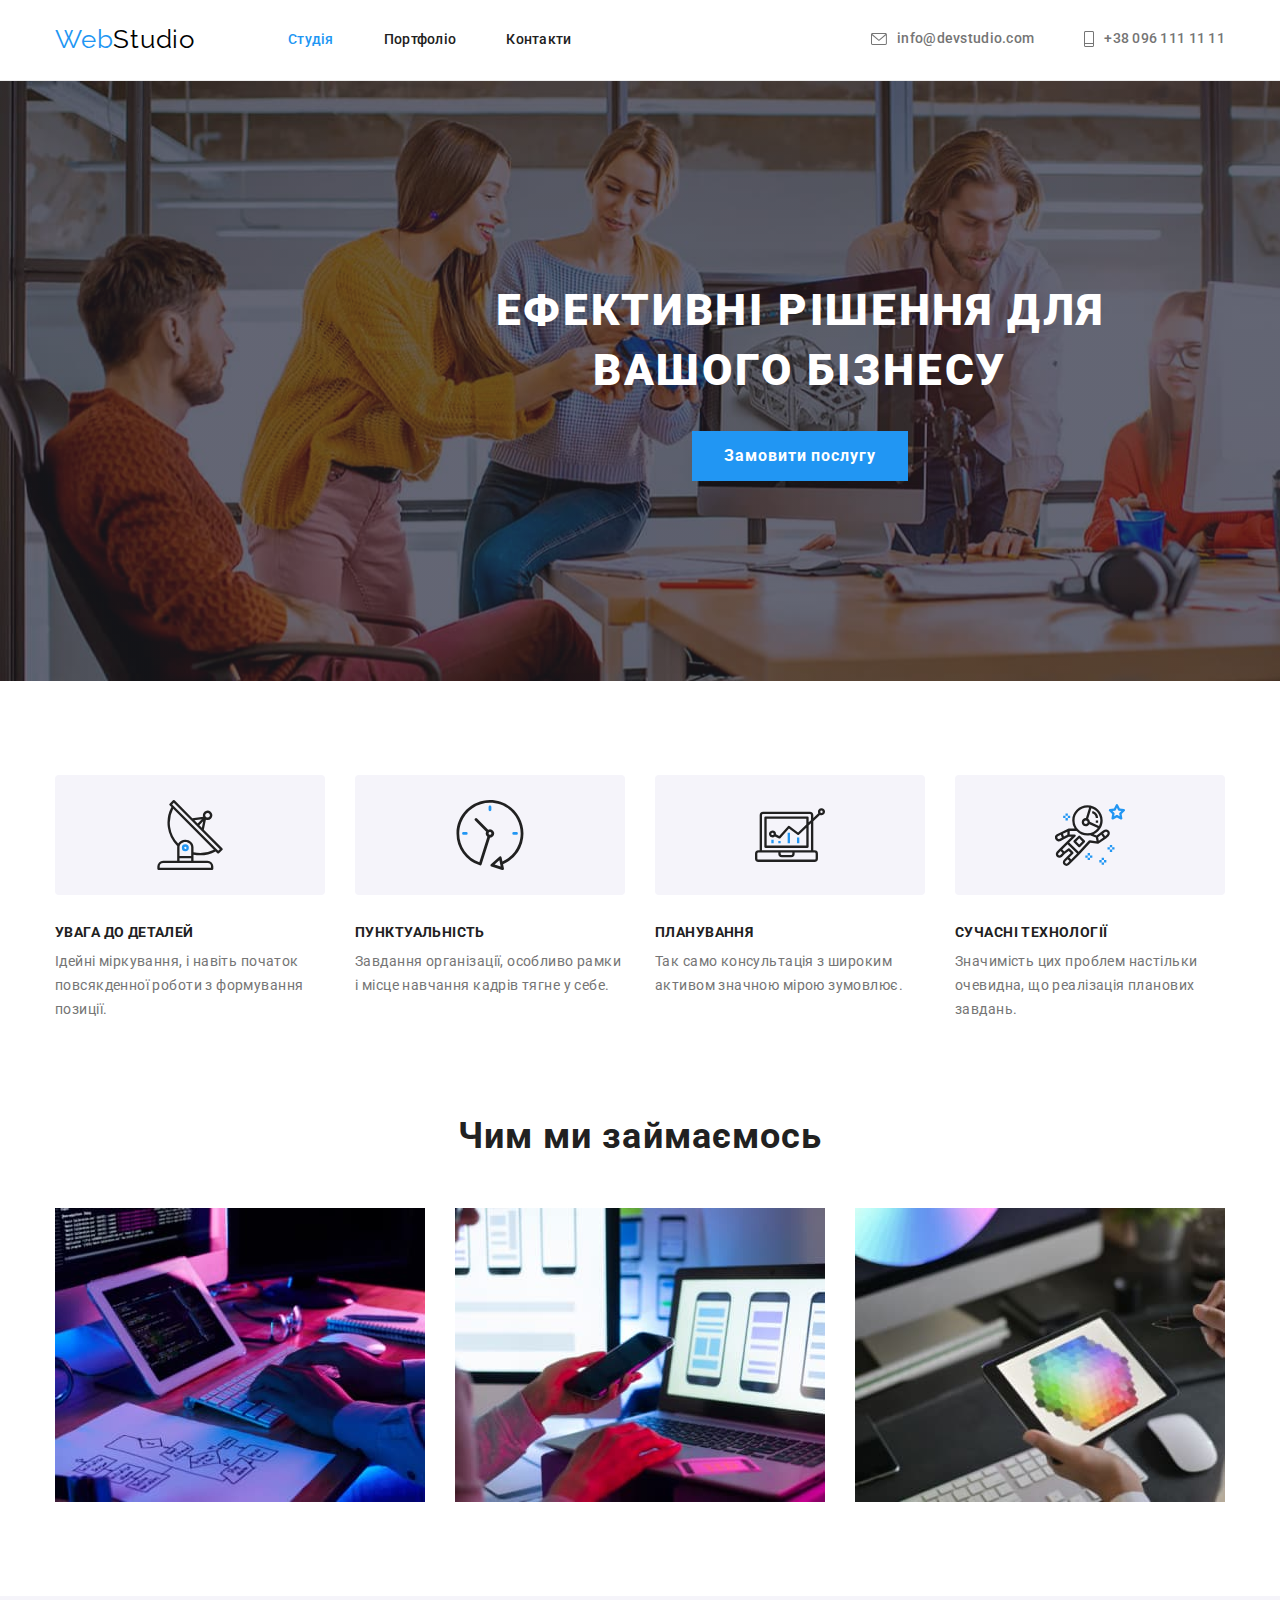
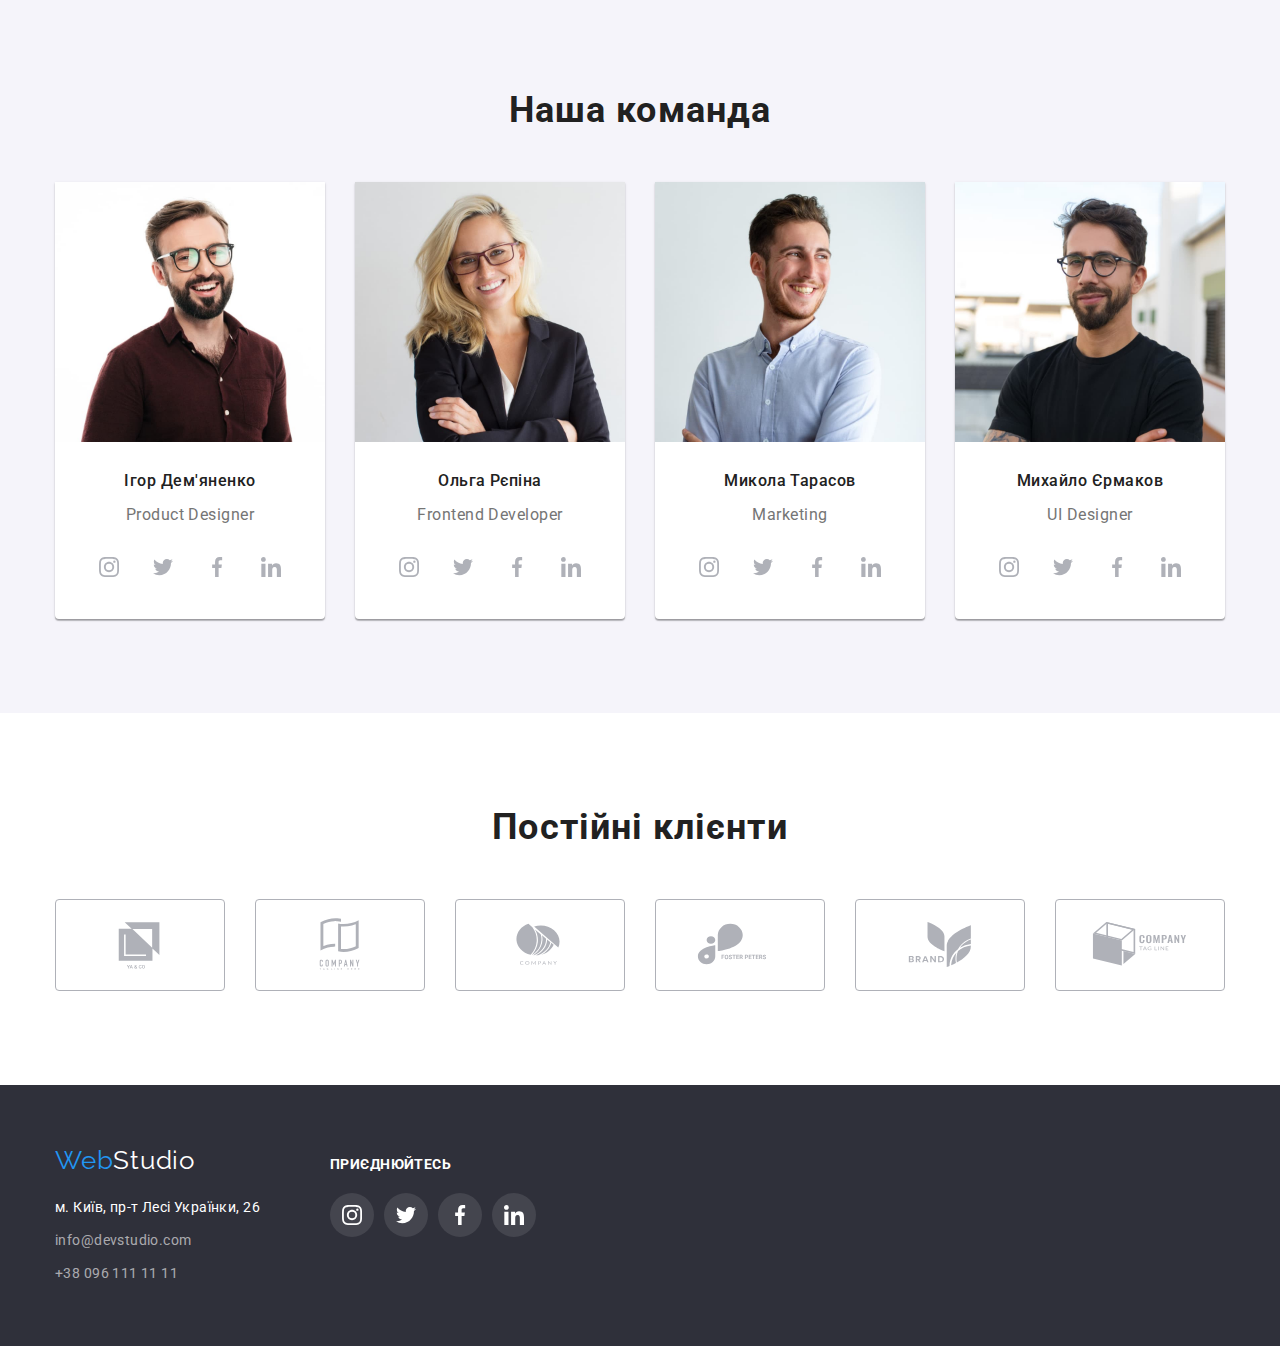
<file: index.html>
<!DOCTYPE html>
<html lang="uk">

<head>
    <meta charset="UTF-8">
    <meta http-equiv="X-UA-Compatible" content="IE=edge">
    <meta name="viewport" content="width=device-width, initial-scale=1.0">
    <title>WebStudio</title>
    <link rel="preconnect" href="https://fonts.googleapis.com">
    <link rel="preconnect" href="https://fonts.gstatic.com" crossorigin>
    <link href="https://fonts.googleapis.com/css2?family=Raleway:wght@700&family=Roboto:wght@400;500;700;900&display=swap"
    rel="stylesheet">
    <link rel="stylesheet" href="https://cdn.jsdelivr.net/npm/modern-normalize@1.1.0/modern-normalize.min.css">
    <link rel="stylesheet" href="./css/styles.css">
</head>
<body>
    <header class="page-header">
        <div class="container page-header-container">
            <a class="logo link" href="./index.html"><span class="accent-logo">Web</span><span class="dark-logo">Studio</span></a>

            <nav class="page-navigator">
                <ul class="menu list">
                    <li class="menu-item"><a class="menu-link link current" href="#">Студія</a></li>
                    <li class="menu-item"><a class="menu-link link" href="./portfolio.html">Портфоліо</a></li>
                    <li class="menu-item"><a class="menu-link link" href="#">Контакти</a></li>
                </ul>
            </nav>

            <ul class="menu-contact list">
                <li class="menu-contact-item">
                    <a class="contact link" href="mailto:info@devstudio.com"><svg class="contact-icon" width="16" height="12">
                        <use href="./img/sprite.svg#envelope"></use>
                        </svg>info@devstudio.com
                    </a>
                </li>
                
                <li class="menu-contact-item">
                    <a class="contact-phone link" href="tel:+380961111111"><svg class="contact-icon" width="10" height="16">
                        <use href="./img/sprite.svg#phone"></use>
                        </svg>+38 096 111 11 11
                    </a>
                </li>
            </ul>
        </div>
    </header>
    
    <main>
        
            <section class="backgroud-section">
                <div class="container-backgroud-section">
                    <h1 class="header-single">Ефективні рішення для <br/>вашого бізнесу</h1>
                    <button class="modal-open-btn" type="button">Замовити послугу</button>
                </div>
            </section>
            
            <section class="section">
                <div class="container">
                    <h2 class="visually-hidden">Наші особливості</h2>
                    <ul class="menu-speciality list">
                        <li class="menu-speciality-item">
                            <div class="container-icons-speciality">
                                <svg class="box-icons" width="70" height="70">
                                    <use href="./img/sprite.svg#antenna"></use>
                                </svg>
                            </div>
                            <h3 class="header-speciality">Увага до деталей</h3>
                            <p class="about-spesiality">Ідейні міркування, і навіть початок повсякденної роботи з формування позиції.</p>
                        </li>
                        <li class="menu-speciality-item">
                            <div class="container-icons-speciality">
                                <svg class="box-icons" width="70" height="70">
                                    <use href="./img/sprite.svg#clock"></use>
                                </svg>
                            </div>
                            <h3 class="header-speciality">Пунктуальність</h3>
                            <p class="about-spesiality">Завдання організації, особливо рамки і місце навчання кадрів тягне у себе.</p>
                        </li>
                        <li class="menu-speciality-item">
                            <div class="container-icons-speciality">
                                <svg class="box-icons" width="70" height="70">
                                    <use href="./img/sprite.svg#diagram"></use>
                                </svg>
                            </div>
                            <h3 class="header-speciality">Планування</h3>
                            <p class="about-spesiality">Так само консультація з широким активом значною мірою зумовлює.</p>
                        </li>
                        <li class="menu-speciality-item">
                            <div class="container-icons-speciality">
                                <svg class="box-icons" width="70" height="70">
                                    <use href="./img/sprite.svg#astronaut"></use>
                                </svg>
                            </div>
                            <h3 class="header-speciality">Сучасні технології</h3>
                            <p class="about-spesiality">Значимість цих проблем настільки очевидна, що реалізація планових завдань.</p>
                        </li>
                    </ul>
                </div>
            </section>
            
            <section class="about section">
                <div class="container">
                    <h2 class="header-second-work">Чим ми займаємось</h2>
                    <ul class="menu-img list ">
                        <li><img src="./img/img-1.jpg" alt="Екран планшету і клавіатура" width="370"></li>
                        <li><img src="./img/img-2.jpg" alt="Екран ноутбука і смартфон" width="370"></li>
                        <li><img src="./img/img-3.jpg" alt="Відображення спектру кольорів на екрані планшету" width="370"></li>
                    </ul>
                </div>

            </section>

            <section class="background-our-team section">
                <div class="container">
                    <h2 class="header-second-work">Наша команда</h2>

                    <ul class="menu-team list">
                        <li class="menu-team-item">
                            <img src="./img/img-4.jpg" alt="Ігор Дем'яненко" width="270">

                            <div class="container-team-item"> <h3 class="header-name-team">Ігор Дем'яненко</h3>
                                <p class="about-team" lang="en">Product Designer</p>

                                <ul class="menu-socials list">
                                    <li class="socials-icons-item">
                                        <a class="socials-link link" href="" target="_blank" aria-label="інстаграм">
                                            <svg class="socials-icons" width="20" height="20">
                                            <use href="./img/sprite.svg#instagram"></use>
                                            </svg>
                                        </a>
                                    </li>

                                    <li class="socials-icons-item">
                                        <a class="socials-link link" href="" target="_blank" aria-label="твіттер">
                                            <svg class="socials-icons" width="20" height="20">
                                                <use href="./img/sprite.svg#twitter"></use>
                                            </svg>
                                        </a>
                                    </li>

                                    <li class="socials-icons-item">
                                        <a class="socials-link link" href="" target="_blank" aria-label="фейсбук">
                                            <svg class="socials-icons" width="20" height="20">
                                                <use href="./img/sprite.svg#facebook"></use>
                                            </svg>
                                        </a>
                                    </li>

                                    <li class="socials-icons-item">
                                        <a class="socials-link link" href="" target="_blank" aria-label="лінкедін">
                                            <svg class="socials-icons" width="20" height="20">
                                            <use href="./img/sprite.svg#linkedin"></use>
                                            </svg>
                                        </a>    
                                    </li>

                                </ul>

                            </div>
                        </li>

                        <li class="menu-team-item">
                            <img src="./img/img-5.jpg" alt="Ольга Рєпіна" width="270">

                            <div class="container-team-item"><h3 class="header-name-team">Ольга Рєпіна</h3>
                                <p class="about-team" lang="en">Frontend Developer</p>
                                <ul class="menu-socials list">
                                    <li class="socials-icons-item">
                                        <a class="socials-link link" href="" target="_blank" aria-label="інстаграм">
                                            <svg class="socials-icons" width="20" height="20">
                                                <use href="./img/sprite.svg#instagram"></use>
                                            </svg>
                                        </a>
                                    </li>
                                
                                    <li class="socials-icons-item">
                                        <a class="socials-link link" href="" target="_blank" aria-label="твіттер">
                                            <svg class="socials-icons" width="20" height="20">
                                                <use href="./img/sprite.svg#twitter"></use>
                                            </svg>
                                        </a>
                                    </li>
                                
                                    <li class="socials-icons-item">
                                        <a class="socials-link link" href="" target="_blank" aria-label="фейсбук">
                                            <svg class="socials-icons" width="20" height="20">
                                                <use href="./img/sprite.svg#facebook"></use>
                                            </svg>
                                        </a>
                                    </li>
                                
                                    <li class="socials-icons-item">
                                        <a class="socials-link link" href="" target="_blank" aria-label="лінкедін">
                                            <svg class="socials-icons" width="20" height="20">
                                                <use href="./img/sprite.svg#linkedin"></use>
                                            </svg>
                                        </a>
                                    </li>
                                
                                </ul>

                            </div>

                        </li>

                        <li class="menu-team-item">
                            <img src="./img/img-6.jpg" alt="Микола Тарасов" width="270">
                            <div class="container-team-item"><h3 class="header-name-team">Микола Тарасов</h3>
                                <p class="about-team" lang="en">Marketing</p>
                                <ul class="menu-socials list">
                                    <li class="socials-icons-item">
                                        <a class="socials-link link" href="" target="_blank" aria-label="інстаграм">
                                            <svg class="socials-icons" width="20" height="20">
                                                <use href="./img/sprite.svg#instagram"></use>
                                            </svg>
                                        </a>
                                    </li>
                                
                                    <li class="socials-icons-item">
                                        <a class="socials-link link" href="" target="_blank" aria-label="твіттер">
                                            <svg class="socials-icons" width="20" height="20">
                                                <use href="./img/sprite.svg#twitter"></use>
                                            </svg>
                                        </a>
                                    </li>
                                
                                    <li class="socials-icons-item">
                                        <a class="socials-link link" href="" target="_blank" aria-label="фейсбук">
                                            <svg class="socials-icons" width="20" height="20">
                                                <use href="./img/sprite.svg#facebook"></use>
                                            </svg>
                                        </a>
                                    </li>
                                
                                    <li class="socials-icons-item">
                                        <a class="socials-link link" href="" target="_blank" aria-label="лінкедін">
                                            <svg class="socials-icons" width="20" height="20">
                                                <use href="./img/sprite.svg#linkedin"></use>
                                            </svg>
                                        </a>
                                    </li>
                                
                                </ul>

                            </div>

                        </li>

                        <li class="menu-team-item">
                            <img src="./img/img-7.jpg" alt="Михайло Єрмаков" width="270">
                            <div class="container-team-item"><h3 class="header-name-team">Михайло Єрмаков</h3>
                                <p class="about-team" lang="en">UI Designer</p>
                                <ul class="menu-socials list">
                                    <li class="socials-icons-item">
                                        <a class="socials-link link" href="" target="_blank" aria-label="інстаграм">
                                            <svg class="socials-icons" width="20" height="20">
                                                <use href="./img/sprite.svg#instagram"></use>
                                            </svg>
                                        </a>
                                    </li>
                                
                                    <li class="socials-icons-item">
                                        <a class="socials-link link" href="" target="_blank" aria-label="твіттер">
                                            <svg class="socials-icons" width="20" height="20">
                                                <use href="./img/sprite.svg#twitter"></use>
                                            </svg>
                                        </a>
                                    </li>
                                
                                    <li class="socials-icons-item">
                                        <a class="socials-link link" href="" target="_blank" aria-label="фейсбук">
                                            <svg class="socials-icons" width="20" height="20">
                                                <use href="./img/sprite.svg#facebook"></use>
                                            </svg>
                                        </a>
                                    </li>
                                
                                    <li class="socials-icons-item">
                                        <a class="socials-link link" href="" target="_blank" aria-label="лінкедін">
                                            <svg class="socials-icons" width="20" height="20">
                                                <use href="./img/sprite.svg#linkedin"></use>
                                            </svg>
                                        </a>
                                    </li>
                                
                                </ul>

                            </div>

                        </li>

                    </ul>
                </div>

            </section>

            <section class="our-clients">
                <div class="container container-our-clients">
                    <h2 class="header-second-work">Постійні клієнти</h2>
                    <ul class="clients list">
                        <li class="clients-item">
                            <a class="clients-link link" href="" target="_blank" aria-label="логотип компанії">
                                <svg class="clients-icon" width="106" height="60">
                                    <use href="./img/sprite.svg#logo1"></use>
                                </svg>
                            </a>
                        </li>
                        <li class="clients-item">
                            <a class="clients-link" href="" target="_blank" aria-label="логотип компанії">
                                <svg class="clients-icon" width="106" height="60">
                                    <use href="./img/sprite.svg#logo2"></use>
                                </svg>
                            </a>
                        </li>
                        <li class="clients-item">
                            <a class="clients-link" href="" target="_blank" aria-label="логотип компанії">
                                <svg class="clients-icon" width="106" height="60">
                                    <use href="./img/sprite.svg#logo3"></use>
                                </svg>
                            </a>
                        </li>
                        <li class="clients-item">
                            <a class="clients-link" href="" target="_blank" aria-label="логотип компанії">
                            <svg class="clients-icon" width="106" height="60">
                                <use href="./img/sprite.svg#logo4"></use>
                            </svg>
                            </a>
                        </li>
                        <li class="clients-item">
                            <a class="clients-link" href="" target="_blank" aria-label="логотип компанії">
                                <svg class="clients-icon" width="106" height="60">
                                    <use href="./img/sprite.svg#logo5"></use>
                                </svg>
                            </a>
                        </li>
                        <li class="clients-item">
                            <a class="clients-link" href="" target="_blank" aria-label="логотип компанії">
                                <svg class="clients-icon" width="106" height="60">
                                    <use href="./img/sprite.svg#logo6"></use>
                                </svg>
                            </a>
                        </li>
                    
                    </ul>
                </div>
            </section>
       
    </main>

    <footer class="background-footer">
        <div class="container container-footer">

            <div class="contacts-container"> 
                <div class="container-logo-down"><a class="logo-down link" href="./index.html"><span class="accent-logo">Web</span><span class="wight-logo">Studio</span></a></div>
                    <address class="address">
                        <ul class="menu-address list">
                            <li class="menu-address-item"><a class="location link" href="https://goo.gl/maps/yNfwffWG3DoJXn189" target="_blank">м. Київ, пр-т Лесі Українки, 26</a></li>
                            <li class="menu-address-item"><a class="footer-contact link" href="mailto:info@devstudio.com">info@devstudio.com</a></li>
                            <li class="menu-address-item"><a class="footer-contact link" href="tel:+380961111111">+38 096 111 11 11</a></li>
                        </ul>
                    </address>
            </div>
    

            <div class="socials-container">
                <h3 class="header-join-us">Приєднюйтесь</h3>
                <ul class="social-footer list">
                    <li class="social-icons-footer">
                        <a class="social-link-footer link" href="" target="_blank" aria-label="інстаграм">
                            <svg class="social-icons-footer" width="20" height="20">
                                <use href="./img/sprite.svg#instagram"></use>
                            </svg>
                        </a>
                    </li>
                    <li class="social-icons-footer">
                        <a class="social-link-footer link" href="" target="_blank" aria-label="твіттер">
                            <svg class="social-icons-footer" width="20" height="20">
                                <use href="./img/sprite.svg#twitter"></use>
                            </svg>
                        </a>
                    </li>
                    <li class="social-icons-footer">
                        <a class="social-link-footer link" href="" target="_blank" aria-label="фейсбук">
                            <svg class="social-icons-footer" width="20" height="20">
                                <use href="./img/sprite.svg#facebook"></use>
                            </svg>
                        </a>
                    </li>
                    <li class="social-icons-footer">
                        <a class="social-link-footer link" href="" target="_blank" aria-label="лінкедін">
                            <svg class="social-icons-footer" width="20" height="20">
                                <use href="./img/sprite.svg#linkedin"></use>
                            </svg>
                        </a>
                    </li>
                </ul>
            </div>

        </div>
    </footer>
</body>
</html>
</file>
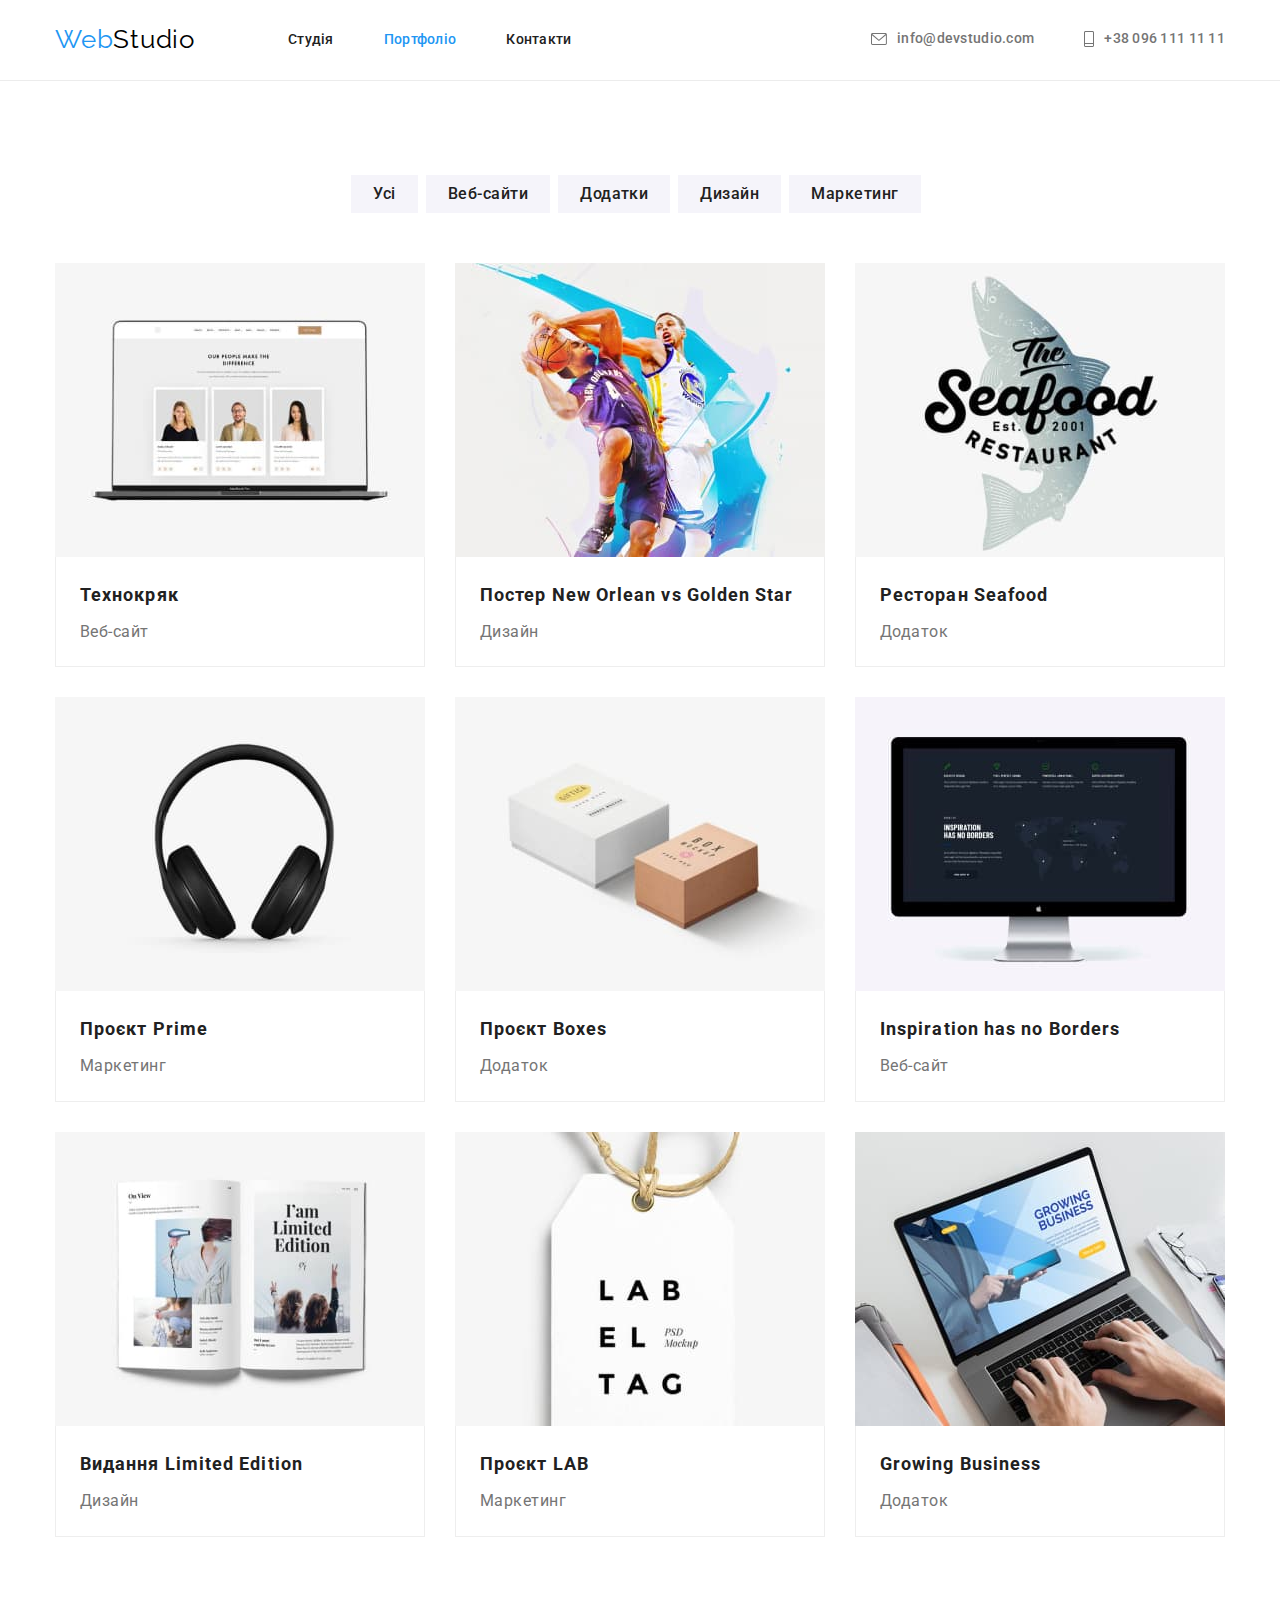
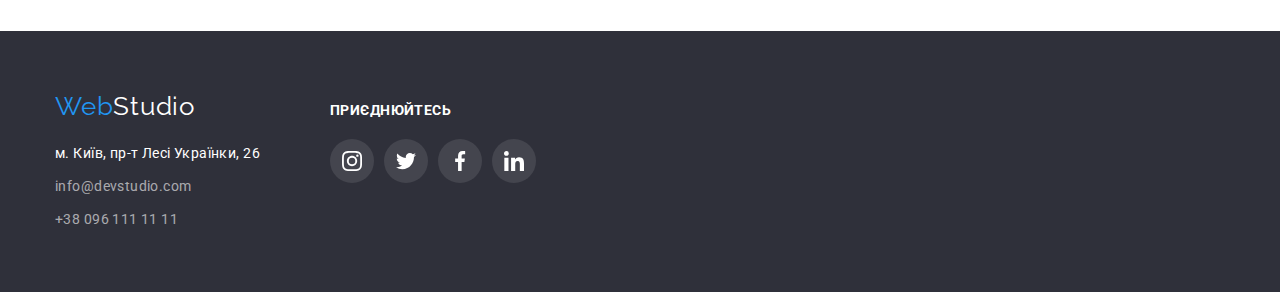
<file: portfolio.html>
<!DOCTYPE html>
<html lang="uk">

<head>
    <meta charset="UTF-8">
    <meta http-equiv="X-UA-Compatible" content="IE=edge">
    <meta name="viewport" content="width=device-width, initial-scale=1.0">
    <title>WebStudio</title>
    <link rel="preconnect" href="https://fonts.googleapis.com">
    <link rel="preconnect" href="https://fonts.gstatic.com" crossorigin>
    <link href="https://fonts.googleapis.com/css2?family=Raleway:wght@700&family=Roboto:wght@400;500;700;900&display=swap"
    rel="stylesheet">
    <link rel="stylesheet" href="https://cdn.jsdelivr.net/npm/modern-normalize@1.1.0/modern-normalize.min.css">
    <link rel="stylesheet" href="./css/styles.css">
</head>

<body>
    <header class="page-header">
        <div class="container page-header-container">
            <a class="logo link" href="./index.html"><span class="accent-logo">Web</span><span
                    class="dark-logo">Studio</span></a>
    
            <nav class="page-navigator">
                <ul class="menu list">
                    <li class="menu-item"><a class="menu-link link" href="./index.html">Студія</a></li>
                    <li class="menu-item"><a class="menu-link link current" href="#">Портфоліо</a></li>
                    <li class="menu-item"><a class="menu-link link" href="#">Контакти</a></li>
                </ul>
            </nav>
    
            <ul class="menu-contact list">
                <li class="menu-contact-item">
                    <a class="contact link" href="mailto:info@devstudio.com"><svg class="contact-icon" width="16" height="12">
                            <use href="./img/sprite.svg#envelope"></use>
                        </svg>info@devstudio.com</a>
                </li>
                <li class="menu-contact-item"><a class="contact-phone link" href="tel:+380961111111"><svg class="contact-icon"
                            width="10" height="16">
                            <use href="./img/sprite.svg#phone"></use>
                        </svg>+38 096 111 11 11</a></li>
            </ul>
        </div>
    </header>

    <main>
        <section class="section">
            <div class="container">
                <h1 class="visually-hidden">Портфоліо</h1>
                <ul class="menu-button list">
                    <li><button class="menu-button-item" type="button">Усі</button></li>
                    <li><button class="menu-button-item" type="button">Веб-сайти</button></li>
                    <li><button class="menu-button-item" type="button">Додатки</button></li>
                    <li><button class="menu-button-item" type="button">Дизайн</button></li>
                    <li><button class="menu-button-item" type="button">Маркетинг</button></li>
                </ul>

                <ul class="menu-port list portfolio-container">
                    <li class="menu-portfolio-item">
                    <a class="portfolio link" href="#"> 
                            <img src="./img/img-1-techno.jpg" alt="Портфоліо" width="370">
                            <div class="portfolio-about"><h2 class="header-portfolio">Технокряк</h2>
                            <p class="portfolio-page">Веб-сайт</p></div>
                    </a>
                    </li>
                    <li class="menu-portfolio-item">
                        <a class="portfolio link" href="#">
                            <img src="./img/img-2-poster.jpg" alt="Баскетболісти" width="370">
                            <div class="portfolio-about"><h2 class="header-portfolio">Постер New Orlean vs Golden Star</h2>
                            <p class="portfolio-page">Дизайн</p></div>
                        </a>
                    </li>
                    <li class="menu-portfolio-item">
                        <a class="portfolio link" href="#">
                            <img src="./img/img-3-seafood.jpg" alt="Логотип ресторану" width="370">
                            <div class="portfolio-about"><h2 class="header-portfolio">Ресторан Seafood</h2>
                            <p class="portfolio-page">Додаток</p></div>
                        </a>
                    </li>
                    <li class="menu-portfolio-item">
                        <a class="portfolio link" href="#">
                            <img src="./img/img-4-prime.jpg" alt="Навушники" width="370">
                            <div class="portfolio-about"><h2 class="header-portfolio">Проєкт Prime</h2>
                            <p class="portfolio-page">Маркетинг</p></div>
                        </a>
                    </li>
                    <li class="menu-portfolio-item">
                        <a class="portfolio link" href="#">
                            <img src="./img/img-5-boxes.jpg" alt="Коробки" width="370">
                            <div class="portfolio-about"><h2 class="header-portfolio">Проєкт Boxes</h2>
                            <p class="portfolio-page">Додаток</p></div>
                        </a>
                    </li>
                    <li class="menu-portfolio-item">
                        <a class="portfolio link" href="#">
                            <img src="./img/img-6-inspiration.jpg" alt="Монітор" width="370">
                            <div class="portfolio-about"><h2 class="header-portfolio">Inspiration has no Borders</h2>
                            <p class="portfolio-page">Веб-сайт</p></div>
                        </a>
                    </li>
                    <li class="menu-portfolio-item">
                        <a class="portfolio link" href="#">
                            <img src="./img/img-7-limited.jpg" alt="Журнал із світлинами" width="370">
                            <div class="portfolio-about"><h2 class="header-portfolio">Видання Limited Edition</h2>
                            <p class="portfolio-page">Дизайн</p></div>
                        </a>
                    </li>
                    <li class="menu-portfolio-item">
                        <a class="portfolio link" href="#">
                            <img src="./img/img-8-lab.jpg" alt="Лейбл" width="370">
                            <div class="portfolio-about"><h2 class="header-portfolio">Проєкт LAB</h2>
                            <p class="portfolio-page">Маркетинг</p></div>
                        </a>
                    </li>
                    <li class="menu-portfolio-item">
                        <a class="portfolio link" href="#">
                            <img src="./img/img-9-growing.jpg" alt="Ноутбук" width="370">
                            <div class="portfolio-about"><h2 class="header-portfolio">Growing Business</h2>
                            <p class="portfolio-page">Додаток</p></div>
                        </a>
                    </li>
                </ul>
            </div>
        </section>
    </main>

    <footer class="background-footer">
        <div class="container container-footer">
    
        <div class="contacts-container">
            <div class="container-logo-down"><a class="logo-down link" href="./index.html"><span class="accent-logo">Web</span><span class="wight-logo">Studio</span></a></div>
                <address class="address">
                    <ul class="menu-address list">
                        <li class="menu-address-item"><a class="location link" href="https://goo.gl/maps/yNfwffWG3DoJXn189" target="_blank">м. Київ, пр-т Лесі Українки, 26</a></li>
                        <li class="menu-address-item"><a class="footer-contact link" href="mailto:info@devstudio.com">info@devstudio.com</a></li>
                        <li class="menu-address-item"><a class="footer-contact link" href="tel:+380961111111">+38 096 111 11 11</a></li>
                    </ul>
                </address>
        </div>
    
    
            <div class="socials-container">
                <h3 class="header-join-us">Приєднюйтесь</h3>
                <ul class="social-footer list">
                    <li class="social-icons-footer">
                        <a class="social-link-footer link" href="" target="_blank" aria-label="інстаграм">
                            <svg class="social-icons-footer" width="20" height="20">
                                <use href="./img/sprite.svg#instagram"></use>
                            </svg>
                        </a>
                    </li>
                    <li class="social-icons-footer">
                        <a class="social-link-footer link" href="" target="_blank" aria-label="твіттер">
                            <svg class="social-icons-footer" width="20" height="20">
                                <use href="./img/sprite.svg#twitter"></use>
                            </svg>
                        </a>
                    </li>
                    <li class="social-icons-footer">
                        <a class="social-link-footer link" href="" target="_blank" aria-label="фейсбук">
                            <svg class="social-icons-footer" width="20" height="20">
                                <use href="./img/sprite.svg#facebook"></use>
                            </svg>
                        </a>
                    </li>
                    <li class="social-icons-footer">
                        <a class="social-link-footer link" href="" target="_blank" aria-label="лінкедін">
                            <svg class="social-icons-footer" width="20" height="20">
                                <use href="./img/sprite.svg#linkedin"></use>
                            </svg>
                        </a>
                    </li>
                </ul>
            </div>
    
        </div>
    </footer>
</body>

</html>
</file>
<file: css/styles.css>
:root{
--one-accent-color:#188CE8;
--accent-color:#2196F3;
--primary-text-color:#757575;
--color-dark:#212121;
--background-dark:#2F303A;
--white-color:#FFFFFF;
--background-light-btn:#F5F4FA;
--dark-logo:#000000;
--background-grey:#F5F4FA;
--color-header-border:#ECECEC;
--color-portfolio-border:#EEEEEE;
--background-color-header:#C4C4C4;
--background-gradient:rgba(47, 48, 58, 0.4);
--client-border:#AFB1B8;
}

h1,
h2,
h3,
h4,
p {
    margin-top: 0;
    margin-bottom: 0;
}

ul,
ol {
    margin-top: 0;
    margin-bottom: 0;
    padding-left: 0;
}

.container {
    width: 1200px;
    margin-left: auto;
    margin-right: auto;
    padding-left: 15px;
    padding-right: 15px;

}

.link {
    text-decoration: none;
}

.list {
    list-style: none;   
}

img {
    display: block;
}

button {
    font-family: inherit;
    cursor: pointer;
}

body{
    font-family:'Roboto', sans-serif;
    font-size: 16px;
    letter-spacing: 0.03em;
    color:var(--primary-text-color);
}

.accent-logo {
    color:var(--accent-color);
}

.dark-logo {
    color: var(--dark-logo);
}

.wight-logo {
    color: var(--white-color);
}


.logo {
    font-family: 'Raleway',sans-serif;
    font-weight: 400;
    font-size: 26px;
    line-height: 1.19;
    letter-spacing: 0.03em;
    margin-right: 93px;
}

.page-header-container {
    display: flex;
    align-items: center;
}

.page-header {
    padding-top: 24px;
    padding-bottom: 25px;
    border-bottom: 1px solid var(--color-header-border);
}

.menu {
    display: flex;
    align-items: center;
    column-gap: 50px ;
    
}

.menu-contact {
    display: flex;
    align-items: center;
    margin-left: auto;
}

.menu-link {
    font-family: 'Roboto',sans-serif;
    font-size: 14px;
    line-height: 1.14;
    letter-spacing: 0.02em;
    font-weight: 500;
    color: var(--color-dark);
    padding-top: 24px ;
    padding-bottom: 25px;

}

.menu-link:hover,
.menu-link:focus {
    color: var(--accent-color);
}

.contact {
    display: flex;
    align-items: center;
    color:var(--primary-text-color) ;
    font-family: 'Roboto', sans-serif; 
    font-size: 14px ;
    line-height: 1.14;
    letter-spacing: 0.02em ;
    font-weight: 500;
    margin-right: 50px;
}

.contact-phone {
    display: flex;
    color:var(--primary-text-color) ;
    font-family: 'Roboto', sans-serif; 
    font-size: 14px ;
    line-height: 1.14;
    letter-spacing: 0.02em ;
    font-weight: 500;
    
}

.contact-icon {
    fill: currentColor;
    margin-right: 10px;
}

.header-single {
    font-family: 'Roboto', sans-serif ;
    font-size: 44px;
    font-weight: 900;
    line-height: 1.36;
    color: var(--white-color);
    letter-spacing: 0.06em;
    text-transform: uppercase;
}

.container-backgroud-section {
    display: flex;
    text-align: center;
    justify-content: center;
    align-items: center;
    flex-direction: column;
    }

.header-second-work {
    font-family: 'Roboto',sans-serif;
    font-weight: 700;
    font-size: 36px;
    line-height: 1.16;
    letter-spacing: 0.03em;
    color: var(--color-dark);
    display: flex;
    justify-content:center;
    margin-bottom: 50px;
}

.header-portfolio {
    font-family: 'Roboto', sans-serif;
    font-weight: 700;
    font-size: 18px;
    line-height: 2;
    letter-spacing: 0.06em;
    color: var(--color-dark);
    margin-bottom: 4px;
}

.portfolio-page {
    font-family: 'Roboto', sans-serif;
    font-size: 16px; 
    font-weight: 400;
    line-height: 1.87;
    letter-spacing: 0.03em;
    color:var(--primary-text-color);
}

.header-speciality {
    font-family: 'Roboto', sans-serif;
    font-weight: 700;
    font-size: 14px;
    line-height: 1.14; 
    text-transform: uppercase;
    letter-spacing: 0.03em;
    color: var(--color-dark);
    padding-bottom: 10px;
}

.about-spesiality {
    font-family: 'Roboto', sans-serif; 
    font-weight: 400;
    font-size: 14px; 
    line-height: 1.71;
    letter-spacing: 0.03em;
    color:var(--primary-text-color);
}

.container-icons-speciality {
    background: var(--background-light-btn);
    border-radius: 4px;
    display: flex;
    justify-content: center;
    height: 120px;
    margin-bottom:30px;
    align-items: center;
}

.box-icons {
    display: flex;
}

.header-name-team {
    font-family: 'Roboto', sans-serif; 
    font-size: 16px ;
    line-height: 1.18;
    font-weight: 500;
    letter-spacing: 0.03em;
    color: var(--color-dark);
    margin-bottom: 10px;
}

.our-clients {
   padding-top: 94px; 
   padding-bottom: 94px;
}

.about-team {
    font-family: 'Roboto', sans-serif; 
    font-size: 16px ;
    font-weight: 400;
    line-height: 1.8; 
    letter-spacing: 0.03em;
    color: var(--primary-text-color);
}

.contact:hover,
.contact:focus {
    color: var(--accent-color);
}

.contact-phone:hover .contact-icon,
.contact-phone:focus .contact-icon {
    fill: var(--accent-color);
}

.contact-phone:hover ,
.contact-phone:focus {
    color: var(--accent-color);
}

.modal-open-btn {
    font-family: 'Roboto', sans-serif;
    font-weight: 700;
    font-size: 16px;
    line-height: 1.87;
    letter-spacing: 0.06em;
    color:var(--white-color);
    background-color: var(--accent-color);  
    display: block;
    padding: 10px 32px ;
    min-width: 216;
    margin-top: 30px;
    border: 0;
}

.modal-open-btn:hover,
.modal-open-btn:focus {
    background-color: var(--one-accent-color);
}

.menu-speciality {
    display: flex;
    flex-wrap: nowrap;
    gap: 30px;
}

.menu-speciality-item {
    flex-basis: calc((100% - 90px)/4);
}

.section.about {
    padding-top: 0;
 }

.menu-img {
    display: flex;
    flex-wrap: wrap;
    gap: 30px;
}

.menu-team {
    display: flex;
    flex-wrap: wrap;
    gap: 30px;
}

.menu-socials {
    display: flex;
    justify-content: center;
    align-items: center;
    gap: 10px;
    margin-top: 16px;
}

.socials-link {
    display: flex;
    justify-content: center;
    width: 44px;
    height: 44px;
    background-color: var(--white-color);
    border-radius: 50%;
    align-items: center;
}

.socials-icons {
    fill: var(--client-border);

}

.socials-link:hover .socials-icons,
.socials-link:focus .socials-icons {
    fill: var(--white-color);
}

.socials-link:hover,
.socials-link:focus {
    background-color: var(--accent-color);
}

.container-team-item {
    padding-top: 30px; 
    padding-bottom: 30px;
    display: flex; 
    flex-direction: column;
    align-items: center;
}

.clients-link {
    display: flex;
    align-items: center;
    justify-content: center;
    height: 92px;
    border: 1px solid var(--client-border);
    border-radius: 4px;
} 

.clients-link:hover,
.clients-link:focus {
    border-color: var(--accent-color);
}

.clients-link:hover .clients-icon,
.clients-link:focus .clients-icon {
    fill: var(--accent-color) ;
}


.clients-item {
    display: block;
    flex-basis: calc((100% - 150px)/6);
}

.clients-icon {
    fill: var(--client-border);
}

.clients {
    display: flex;
    flex-wrap: wrap;
    gap: 30px;
}

.backgroud-section {
    background-color: var(--background-color-header);
    background-image: linear-gradient(var(--background-gradient), var(--background-gradient)), url(../img/img-header.jpg);
    padding-top: 200px;
    padding-bottom: 200px;
    background-repeat: no-repeat;
    background-size: cover;
    width: 1600px;
    margin: 0 auto;
}

.background-footer {
    background-color:var(--background-dark) ;
    padding-top: 60px;
    padding-bottom: 60px;
    display: flex;
    justify-content:  center;
   
}

.header-join-us {
    display: block;
    font-family: 'Roboto', sans-serif;
    font-weight: 700;
    font-size: 14px;
    line-height: 1.14;
    letter-spacing: 0.03em;
    text-transform: uppercase;
    color: var(--white-color);
    margin-bottom: 20px;
}

.social-link-footer {
    display: flex;
    justify-content: center;
    width: 44px;
    height: 44px;
    background-color: rgba(255, 255, 255, 0.1);
    border-radius: 50%;
    align-items: center;
}

.social-link-footer:hover,
.social-link-footer:focus {
    background-color: var(--accent-color);
}

.social-icons-footer {
    fill:var(--white-color);
}

.menu-address-item:not(:last-child){
    margin-bottom: 9px;
}


.location {
    font-family: 'Roboto', sans-serif;
    font-style: normal;
    font-size: 14px;
    font-weight: 400;
    line-height: 1.71;
    letter-spacing: 0.03em;
    color:var(--white-color);
}

.location:hover,
.location:focus {
    color:var(--accent-color);
    
}

.footer-contact{
    font-family: 'Roboto', sans-serif;
    font-style: normal;
    font-weight: 400;
    font-size: 14px ;
    line-height: 1.71;
    letter-spacing: 0.03em;
    color: rgba(255, 255, 255, 0.6);
}

.footer-contact:hover,
.footer-contact:focus {
    color: var(--accent-color);
}

.logo-down {
    font-family: 'Raleway', sans-serif;
    font-weight: 400;
    font-size: 26px;
    line-height: 1.19;
    letter-spacing: 0.03em;
}

.container-logo-down {
    margin-bottom: 20px;
}

.social-footer {
    display: flex;
    gap: 10px;
}
.socials-container {
    margin-left: 70px;
}

.container-footer {
    display: flex;
    align-items: baseline;
}

.menu-button-item {
    background-color: var(--background-light-btn);
    color:var(--color-dark);
    font-family: 'Roboto', sans-serif;
    font-weight: 500;
    font-size: 16px;
    line-height: 1.6;
    letter-spacing: 0.03em;
    padding: 6px 22px;
    border: none;
  
}

.menu-button-item:hover,
.menu-button-item:focus {
    background-color:var(--accent-color);
    color: var(--white-color);
    box-shadow: 0px 3px 1px rgba(0, 0, 0, 0.1), 0px 1px 2px rgba(0, 0, 0, 0.08), 0px 2px 2px rgba(0, 0, 0, 0.12);
    border-radius: 4px;
}

.menu-button-item:not(last-child) {
    margin-right: 8px;
}

.menu-button {
    display: flex;
    align-items: center;
    justify-content: center;
    margin-bottom: 50px;
}

.visually-hidden {
    position: absolute;
    white-space: nowrap;
    width: 1px;
    height: 1px;
    overflow: hidden;
    border: 0;
    padding: 0;
    clip: rect(0 0 0 0);
    clip-path: inset(50%);
    margin: -1px;
}

.section {
    padding-top: 94px;
    padding-bottom: 94px;
}

.portfolio-container {
    display: flex;
    flex-wrap: wrap;
    gap: 30px;
    flex-basis: calc((100%-60px)/3);
}

.portfolio {
display: block;
}

.portfolio:hover,
.portfolio:focus {
    box-shadow: 0px 1px 1px rgba(0, 0, 0, 0.12), 0px 4px 4px rgba(0, 0, 0, 0.06),1px 4px 6px rgba(0, 0, 0, 0.16);

}
.portfolio-about {
    padding: 20px 24px;
    border-bottom: 1px solid var(--color-portfolio-border);
    border-right: 1px solid var(--color-portfolio-border);
    border-left: 1px solid var(--color-portfolio-border);
}

.background-our-team {
    background-color: var(--background-grey);

}
.menu-team-item {
    background-color:var(--white-color);
    box-shadow: 0px 1px 3px rgba(0, 0, 0, 0.12), 0px 1px 1px rgba(0, 0, 0, 0.14), 0px 2px 1px rgba(0, 0, 0, 0.2);
    border-radius: 0px 0px 4px 4px;
}
.current {
    color: var(--accent-color);
}
</file>
